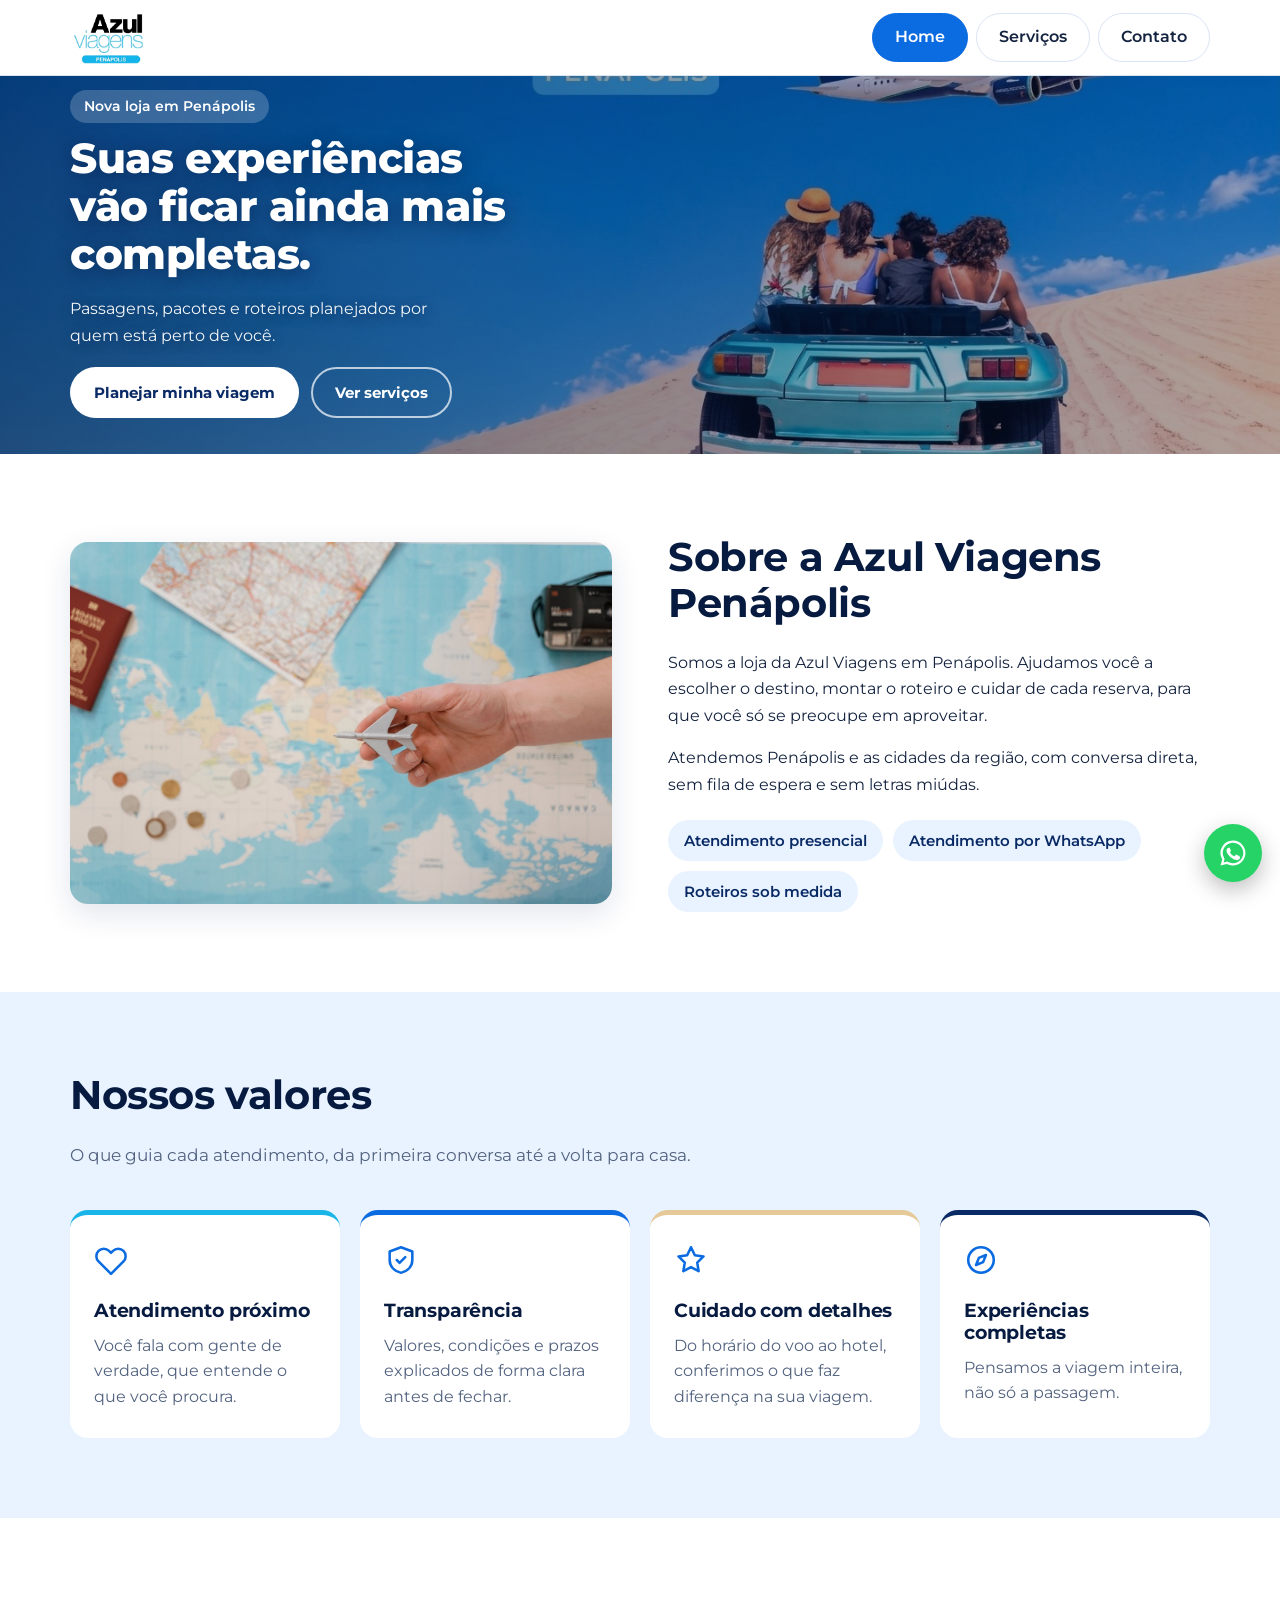
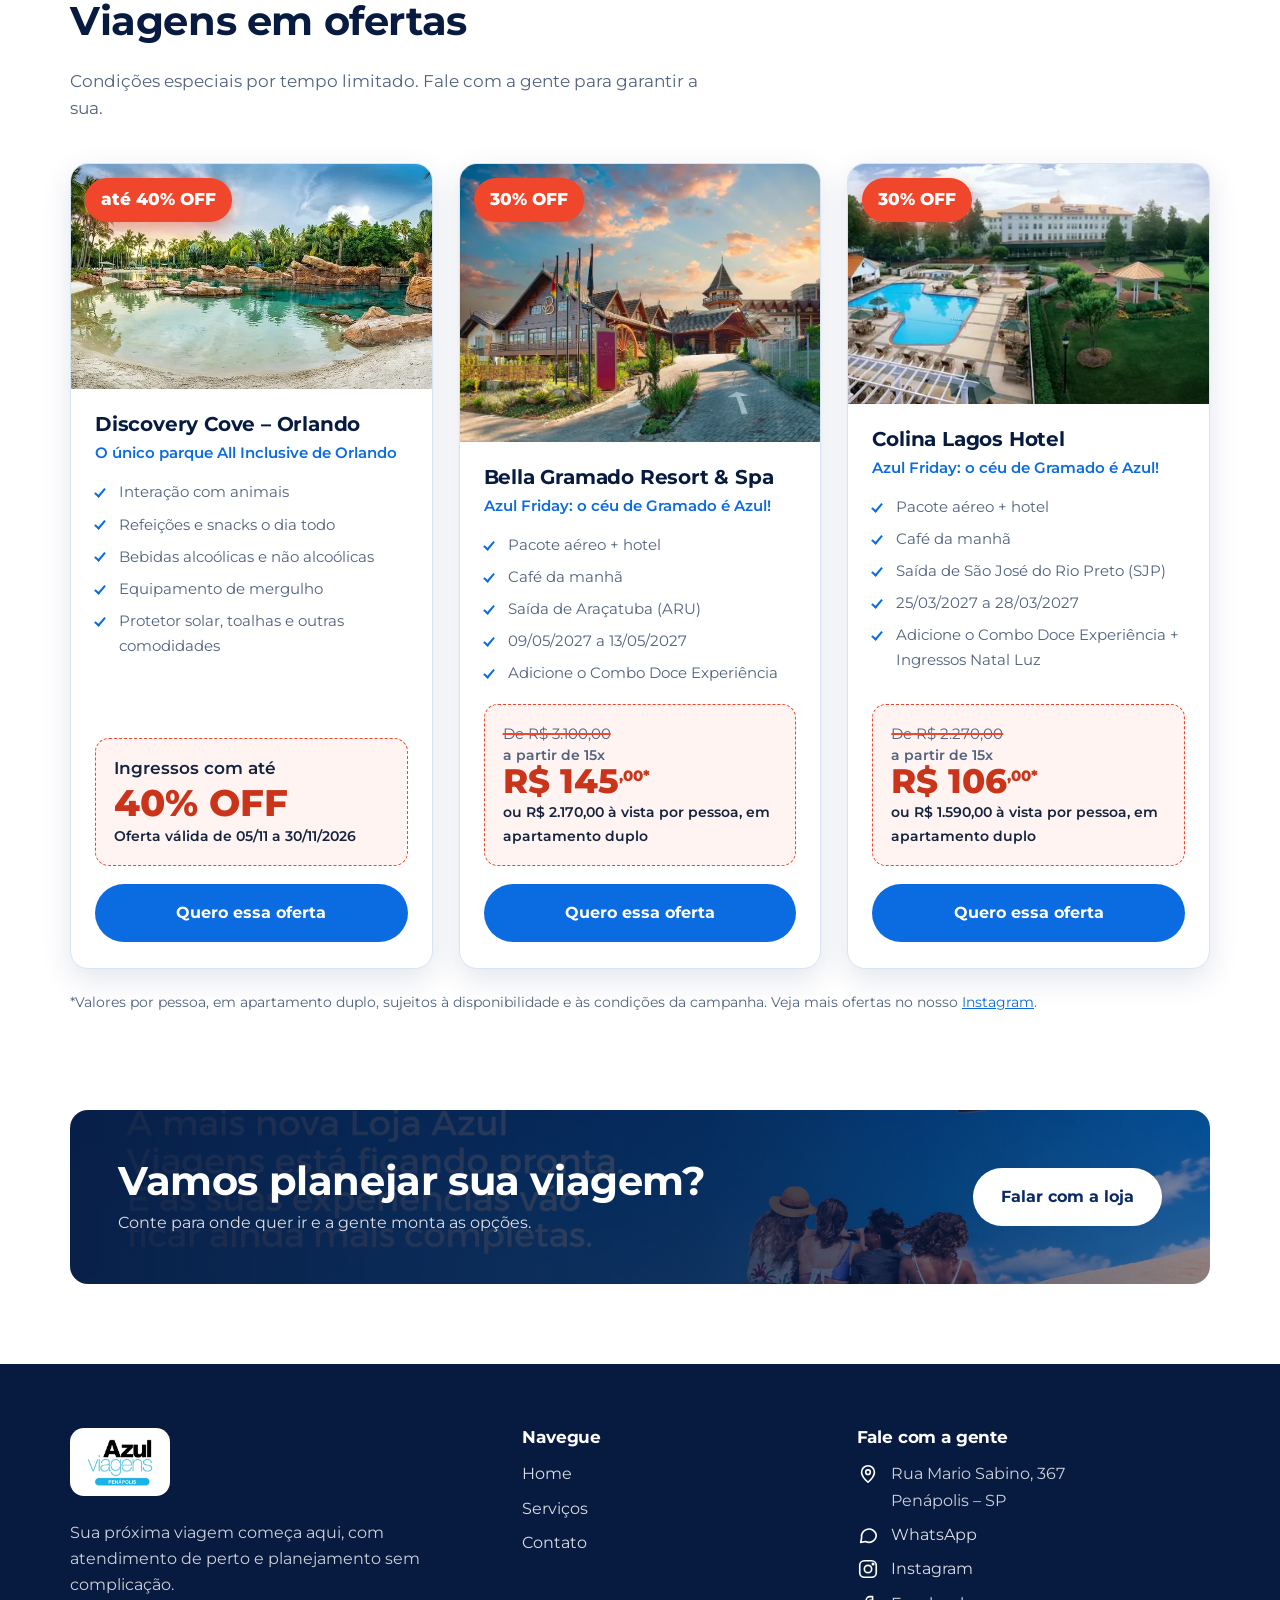
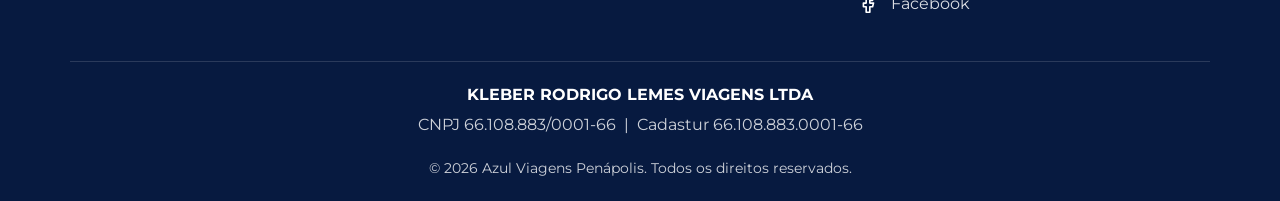
<file: index.html>
<!DOCTYPE html>
<html lang="pt-BR">
<head>
  <meta charset="UTF-8">
  <meta name="viewport" content="width=device-width, initial-scale=1">
  <title>Azul Viagens Penápolis | Sua próxima viagem começa aqui</title>
  <meta name="description" content="Azul Viagens Penápolis: passagens, pacotes, hospedagem e cruzeiros com atendimento próximo. Visite nossa loja na Rua Mario Sabino, 367.">
  <meta name="theme-color" content="#0b6be0">
  <link rel="icon" type="image/png" href="images/logo.png">
  <link rel="preconnect" href="https://fonts.googleapis.com">
  <link rel="preconnect" href="https://fonts.gstatic.com" crossorigin>
  <link href="https://fonts.googleapis.com/css2?family=Montserrat:wght@400;500;600;700;800&display=swap" rel="stylesheet">
  <link rel="stylesheet" href="style.css">
</head>
<body>

  <header class="site-header">
    <div class="container">
      <a class="logo-link" href="index.html" aria-label="Azul Viagens Penápolis — página inicial">
        <img src="images/logo.png" alt="Azul Viagens Penápolis">
      </a>
      <nav class="nav" aria-label="Menu principal">
        <ul class="nav-lista">
          <li><a href="index.html" class="ativo" aria-current="page">Home</a></li>
          <li><a href="servicos.html">Serviços</a></li>
          <li><a href="contato.html">Contato</a></li>
        </ul>
      </nav>
    </div>
  </header>

  <main>
    <section class="hero">
      <img class="hero-bg" src="images/hero.jpg" alt="Amigos em um buggy nas dunas e avião da Azul no céu azul">
      <div class="container">
        <div class="hero-texto">
          <span class="hero-selo">Nova loja em Penápolis</span>
          <h1>Suas experiências vão ficar ainda mais completas.</h1>
          <p class="lead">Passagens, pacotes e roteiros planejados por quem está perto de você.</p>
          <div class="hero-acoes">
            <a class="btn btn-claro" href="#" data-whats="Olá! Quero planejar minha próxima viagem.">Planejar minha viagem</a>
            <a class="btn btn-contorno" href="servicos.html">Ver serviços</a>
          </div>
        </div>
</div>
    </section>

    <section class="secao" id="sobre">
      <div class="container sobre">
        <div class="sobre-imagem">
          <img src="images/sobre.jpg" alt="Mão segurando um avião de brinquedo sobre um mapa-múndi, com passaporte e câmera" loading="lazy">
        </div>
        <div>
          <h2>Sobre a Azul Viagens Penápolis</h2>
          <p>Somos a loja da Azul Viagens em Penápolis. Ajudamos você a escolher o destino, montar o roteiro e cuidar de cada reserva, para que você só se preocupe em aproveitar.</p>
          <p>Atendemos Penápolis e as cidades da região, com conversa direta, sem fila de espera e sem letras miúdas.</p>
          <ul class="sobre-destaques">
            <li>Atendimento presencial</li>
            <li>Atendimento por WhatsApp</li>
            <li>Roteiros sob medida</li>
          </ul>
        </div>
      </div>
    </section>

    <section class="secao secao-ceu" id="valores">
      <div class="container">
        <div class="secao-titulo">
          <h2>Nossos valores</h2>
          <p>O que guia cada atendimento, da primeira conversa até a volta para casa.</p>
        </div>
        <div class="valores">
          <article class="valor"><svg viewBox="0 0 24 24" fill="none" stroke-width="1.8" stroke-linecap="round" stroke-linejoin="round" aria-hidden="true"><path d="M20.8 5.6a5.2 5.2 0 0 0-7.4 0L12 7l-1.4-1.4a5.2 5.2 0 0 0-7.4 7.4L12 21.8l8.8-8.8a5.2 5.2 0 0 0 0-7.4z"/></svg><h3>Atendimento próximo</h3><p>Você fala com gente de verdade, que entende o que você procura.</p></article>
          <article class="valor"><svg viewBox="0 0 24 24" fill="none" stroke-width="1.8" stroke-linecap="round" stroke-linejoin="round" aria-hidden="true"><path d="M12 3l8 3v6c0 4.5-3.2 8-8 9-4.8-1-8-4.5-8-9V6z"/><path d="M9 12l2 2 4-4"/></svg><h3>Transparência</h3><p>Valores, condições e prazos explicados de forma clara antes de fechar.</p></article>
          <article class="valor"><svg viewBox="0 0 24 24" fill="none" stroke-width="1.8" stroke-linecap="round" stroke-linejoin="round" aria-hidden="true"><path d="M12 3l2.7 5.6 6.1.9-4.4 4.3 1 6.1L12 17l-5.4 2.9 1-6.1L3.2 9.5l6.1-.9z"/></svg><h3>Cuidado com detalhes</h3><p>Do horário do voo ao hotel, conferimos o que faz diferença na sua viagem.</p></article>
          <article class="valor"><svg viewBox="0 0 24 24" fill="none" stroke-width="1.8" stroke-linecap="round" stroke-linejoin="round" aria-hidden="true"><circle cx="12" cy="12" r="9"/><path d="M15.5 8.5l-2 5-5 2 2-5z"/></svg><h3>Experiências completas</h3><p>Pensamos a viagem inteira, não só a passagem.</p></article>
        </div>
      </div>
    </section>

    <section class="secao" id="ofertas">
      <div class="container">
        <div class="secao-titulo">
          <h2>Viagens em ofertas</h2>
          <p>Condições especiais por tempo limitado. Fale com a gente para garantir a sua.</p>
        </div>
        <div class="ofertas">

          <article class="oferta">
            <div class="oferta-foto">
              <img src="images/orlando.webp" alt="Lagoa com água cristalina e palmeiras no Discovery Cove, em Orlando" loading="lazy">
              <span class="selo-desconto">até 40% OFF</span>
            </div>
            <div class="oferta-corpo">
              <h3>Discovery Cove – Orlando</h3>
              <p class="oferta-sub">O único parque All Inclusive de Orlando</p>
              <ul class="oferta-lista">
                <li>Interação com animais</li>
                <li>Refeições e snacks o dia todo</li>
                <li>Bebidas alcoólicas e não alcoólicas</li>
                <li>Equipamento de mergulho</li>
                <li>Protetor solar, toalhas e outras comodidades</li>
              </ul>
              <div class="oferta-preco">
                <span class="preco-destaque">Ingressos com até <strong>40% OFF</strong></span>
                <span class="preco-vista">Oferta válida de 05/11 a 30/11/2026</span>
              </div>
              <a class="btn btn-primario" href="#" data-whats="Olá! Quero saber mais sobre a oferta de ingressos do Discovery Cove, em Orlando, com até 40% OFF.">Quero essa oferta</a>
            </div>
          </article>

          <article class="oferta">
            <div class="oferta-foto">
              <img src="images/bela_gramado.webp" alt="Bella Gramado Resort & Spa ao pôr do sol" loading="lazy">
              <span class="selo-desconto">30% OFF</span>
            </div>
            <div class="oferta-corpo">
              <h3>Bella Gramado Resort &amp; Spa</h3>
              <p class="oferta-sub">Azul Friday: o céu de Gramado é Azul!</p>
              <ul class="oferta-lista">
                <li>Pacote aéreo + hotel</li>
                <li>Café da manhã</li>
                <li>Saída de Araçatuba (ARU)</li>
                <li>09/05/2027 a 13/05/2027</li>
                <li>Adicione o Combo Doce Experiência</li>
              </ul>
              <div class="oferta-preco">
                <span class="preco-de">De R$ 3.100,00</span>
                <span class="preco-parcela"><small>a partir de 15x</small> R$ 145<sup>,00*</sup></span>
                <span class="preco-vista">ou R$ 2.170,00 à vista por pessoa, em apartamento duplo</span>
              </div>
              <a class="btn btn-primario" href="#" data-whats="Olá! Quero saber mais sobre o pacote do Bella Gramado Resort & Spa (09/05/2027 a 13/05/2027, saída de Araçatuba) com 30% OFF.">Quero essa oferta</a>
            </div>
          </article>

          <article class="oferta">
            <div class="oferta-foto">
              <img src="images/carolina.webp" alt="Colina Lagos Hotel com piscina e jardins" loading="lazy">
              <span class="selo-desconto">30% OFF</span>
            </div>
            <div class="oferta-corpo">
              <h3>Colina Lagos Hotel</h3>
              <p class="oferta-sub">Azul Friday: o céu de Gramado é Azul!</p>
              <ul class="oferta-lista">
                <li>Pacote aéreo + hotel</li>
                <li>Café da manhã</li>
                <li>Saída de São José do Rio Preto (SJP)</li>
                <li>25/03/2027 a 28/03/2027</li>
                <li>Adicione o Combo Doce Experiência + Ingressos Natal Luz</li>
              </ul>
              <div class="oferta-preco">
                <span class="preco-de">De R$ 2.270,00</span>
                <span class="preco-parcela"><small>a partir de 15x</small> R$ 106<sup>,00*</sup></span>
                <span class="preco-vista">ou R$ 1.590,00 à vista por pessoa, em apartamento duplo</span>
              </div>
              <a class="btn btn-primario" href="#" data-whats="Olá! Quero saber mais sobre o pacote do Colina Lagos Hotel (25/03/2027 a 28/03/2027, saída de São José do Rio Preto) com 30% OFF.">Quero essa oferta</a>
            </div>
          </article>

        </div>
        <p class="ofertas-nota">*Valores por pessoa, em apartamento duplo, sujeitos à disponibilidade e às condições da campanha. Veja mais ofertas no nosso <a href="https://www.instagram.com/azulviagens_penapolis/" target="_blank" rel="noopener">Instagram</a>.</p>
      </div>
    </section>

    <section class="secao" style="padding-top:0">
      <div class="container">
        <div class="chamada chamada-img">
          <div>
            <h2>Vamos planejar sua viagem?</h2>
            <p>Conte para onde quer ir e a gente monta as opções.</p>
          </div>
          <a class="btn btn-claro" href="contato.html">Falar com a loja</a>
        </div>
      </div>
    </section>
  </main>

  <footer class="site-footer">
    <div class="container footer-grid">
      <div>
        <a class="footer-logo" href="index.html" aria-label="Azul Viagens Penápolis">
          <img src="images/logo.png" alt="Azul Viagens Penápolis">
        </a>
        <p>Sua próxima viagem começa aqui, com atendimento de perto e planejamento sem complicação.</p>
      </div>
      <div>
        <h3>Navegue</h3>
        <ul>
          <li><a href="index.html">Home</a></li>
          <li><a href="servicos.html">Serviços</a></li>
          <li><a href="contato.html">Contato</a></li>
        </ul>
      </div>
      <div>
        <h3>Fale com a gente</h3>
        <ul class="footer-contato">
          <li><svg viewBox="0 0 24 24" fill="none" stroke-width="1.8" stroke-linecap="round" stroke-linejoin="round" aria-hidden="true"><path d="M12 21s7-6.2 7-11a7 7 0 0 0-14 0c0 4.8 7 11 7 11z"/><circle cx="12" cy="10" r="2.5"/></svg><span>Rua Mario Sabino, 367<br>Penápolis – SP</span></li>
          <li><svg viewBox="0 0 24 24" fill="none" stroke-width="1.8" stroke-linecap="round" stroke-linejoin="round" aria-hidden="true"><path d="M21 12a8 8 0 0 1-11.6 7.1L4 20l1-4.6A8 8 0 1 1 21 12z"/></svg><a href="#" data-whats="Olá! Gostaria de mais informações sobre viagens.">WhatsApp</a></li>
          <li><svg viewBox="0 0 24 24" fill="none" stroke-width="1.8" stroke-linecap="round" stroke-linejoin="round" aria-hidden="true"><rect x="3" y="3" width="18" height="18" rx="5"/><circle cx="12" cy="12" r="4"/><circle cx="17.5" cy="6.5" r="0.8"/></svg><a href="https://www.instagram.com/azulviagens_penapolis/" target="_blank" rel="noopener">Instagram</a></li>
          <li><svg viewBox="0 0 24 24" fill="none" stroke-width="1.8" stroke-linecap="round" stroke-linejoin="round" aria-hidden="true"><path d="M14 8h3V4h-3a4 4 0 0 0-4 4v3H7v4h3v6h4v-6h3l1-4h-4V8z"/></svg><a href="https://www.facebook.com/share/1EDXpE1Hc5/" target="_blank" rel="noopener">Facebook</a></li>
        </ul>
      </div>
    </div>
    <div class="container footer-legal">
      <p><strong>KLEBER RODRIGO LEMES VIAGENS LTDA</strong></p>
      <p>CNPJ 66.108.883/0001-66 &nbsp;|&nbsp; Cadastur 66.108.883.0001-66</p>
    </div>
    <div class="container footer-base">
      <span>&copy; <span data-ano>2026</span> Azul Viagens Penápolis. Todos os direitos reservados.</span>
    </div>
  </footer>

  <a class="whats-flutuante" href="#" data-whats="Olá! Vim pelo site e gostaria de planejar uma viagem." aria-label="Falar no WhatsApp"><svg viewBox="0 0 24 24" aria-hidden="true"><path d="M12 2a10 10 0 0 0-8.6 15.1L2 22l5-1.3A10 10 0 1 0 12 2zm0 18.2a8.2 8.2 0 0 1-4.2-1.2l-.3-.2-3 .8.8-2.9-.2-.3A8.2 8.2 0 1 1 12 20.2zm4.5-6.1c-.2-.1-1.5-.7-1.7-.8s-.4-.1-.6.1-.6.8-.8 1-.3.2-.5.1a6.7 6.7 0 0 1-3.3-2.9c-.2-.4.2-.4.7-1.3.1-.1 0-.3 0-.4l-.8-1.8c-.2-.5-.4-.4-.6-.4h-.5a1 1 0 0 0-.7.3 3 3 0 0 0-.9 2.2 5.2 5.2 0 0 0 1.1 2.8 11.900 11.900 0 0 0 4.600 4c1.700.7 2.400.8 3.200.700a2.700 2.700 0 0 0 1.800-1.300 2.200 2.200 0 0 0 .2-1.300c-.1-.1-.3-.2-.5-.3z"/></svg></a>

  <script src="script.js"></script>
</body>
</html>
</file>
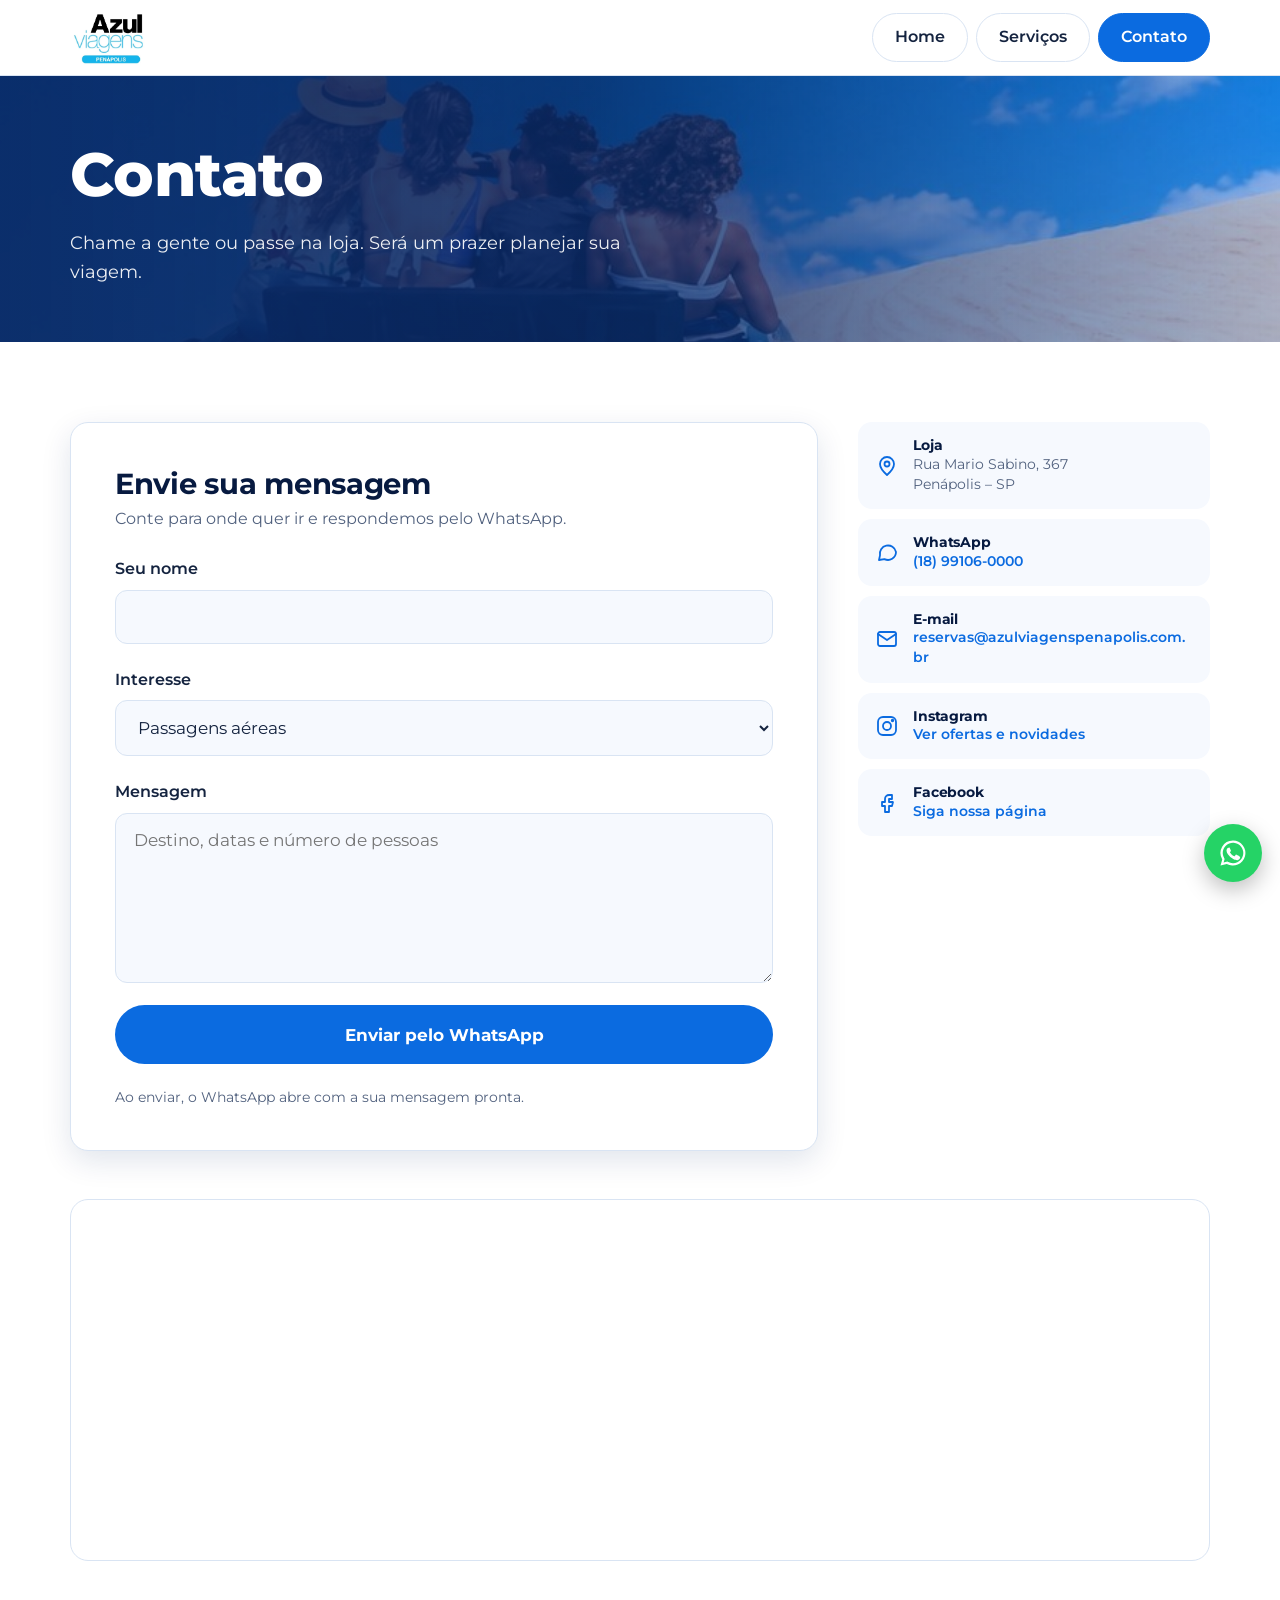
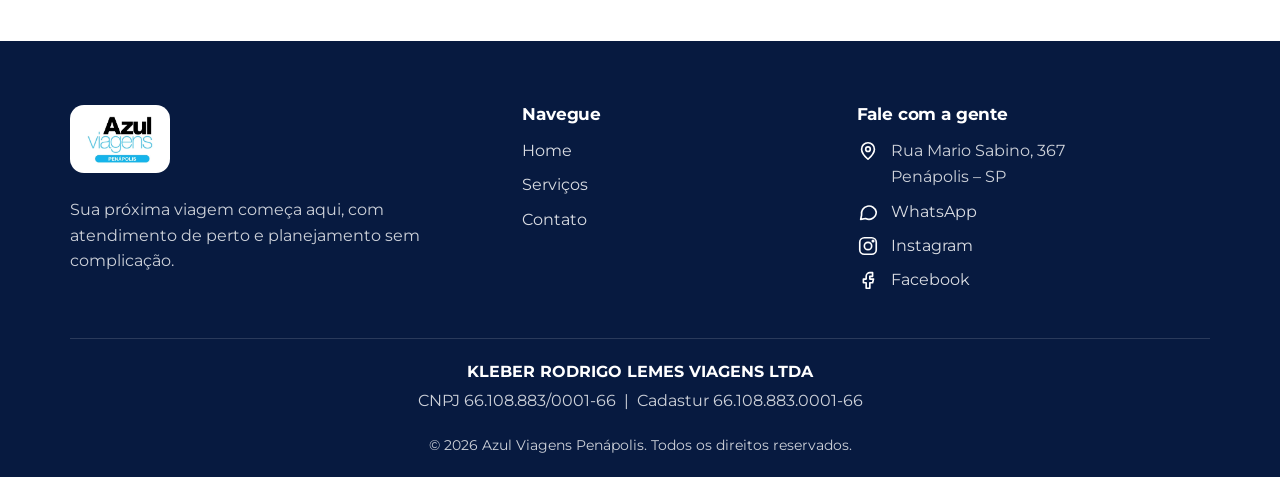
<file: contato.html>
<!DOCTYPE html>
<html lang="pt-BR">
<head>
  <meta charset="UTF-8">
  <meta name="viewport" content="width=device-width, initial-scale=1">
  <title>Contato | Azul Viagens Penápolis</title>
  <meta name="description" content="Fale com a Azul Viagens Penápolis pelo WhatsApp ou visite a loja na Rua Mario Sabino, 367.">
  <meta name="theme-color" content="#0b6be0">
  <link rel="icon" type="image/png" href="images/logo.png">
  <link rel="preconnect" href="https://fonts.googleapis.com">
  <link rel="preconnect" href="https://fonts.gstatic.com" crossorigin>
  <link href="https://fonts.googleapis.com/css2?family=Montserrat:wght@400;500;600;700;800&display=swap" rel="stylesheet">
  <link rel="stylesheet" href="style.css">
</head>
<body>

  <header class="site-header">
    <div class="container">
      <a class="logo-link" href="index.html" aria-label="Azul Viagens Penápolis — página inicial">
        <img src="images/logo.png" alt="Azul Viagens Penápolis">
      </a>
      <nav class="nav" aria-label="Menu principal">
        <ul class="nav-lista">
          <li><a href="index.html">Home</a></li>
          <li><a href="servicos.html">Serviços</a></li>
          <li><a href="contato.html" class="ativo" aria-current="page">Contato</a></li>
        </ul>
      </nav>
    </div>
  </header>

  <main>
    <section class="page-hero page-hero-img">
      <div class="container">
        <h1>Contato</h1>
        <p>Chame a gente ou passe na loja. Será um prazer planejar sua viagem.</p>
      </div>
    </section>

    <section class="secao">
      <div class="container">
        <div class="contato-grid">
          <form class="formulario" id="form-contato">
            <div class="form-cab"><h2>Envie sua mensagem</h2><p>Conte para onde quer ir e respondemos pelo WhatsApp.</p></div>
            <div class="campo">
              <label for="nome">Seu nome</label>
              <input type="text" id="nome" name="nome" required autocomplete="name">
            </div>
            <div class="campo">
              <label for="interesse">Interesse</label>
              <select id="interesse" name="interesse">
                <option>Passagens aéreas</option>
                <option>Pacotes de viagem</option>
                <option>Hospedagem</option>
                <option>Cruzeiros</option>
                <option>Seguro viagem</option>
                <option>Outro assunto</option>
              </select>
            </div>
            <div class="campo">
              <label for="mensagem">Mensagem</label>
              <textarea id="mensagem" name="mensagem" placeholder="Destino, datas e número de pessoas"></textarea>
            </div>
            <button class="btn btn-primario" type="submit">Enviar pelo WhatsApp</button>
            <p class="form-aviso">Ao enviar, o WhatsApp abre com a sua mensagem pronta.</p>
          </form>

          <div class="contato-cartoes">
            <div class="cartao-contato"><svg viewBox="0 0 24 24" fill="none" stroke-width="1.8" stroke-linecap="round" stroke-linejoin="round" aria-hidden="true"><path d="M12 21s7-6.2 7-11a7 7 0 0 0-14 0c0 4.8 7 11 7 11z"/><circle cx="12" cy="10" r="2.5"/></svg><div><h3>Loja</h3><p>Rua Mario Sabino, 367<br>Penápolis – SP</p></div></div>
            <div class="cartao-contato"><svg viewBox="0 0 24 24" fill="none" stroke-width="1.8" stroke-linecap="round" stroke-linejoin="round" aria-hidden="true"><path d="M21 12a8 8 0 0 1-11.6 7.1L4 20l1-4.6A8 8 0 1 1 21 12z"/></svg><div><h3>WhatsApp</h3><p><a href="#" data-whats="Olá! Gostaria de mais informações sobre viagens.">(18) 99106-0000</a></p></div></div>
            <div class="cartao-contato"><svg viewBox="0 0 24 24" fill="none" stroke-width="1.8" stroke-linecap="round" stroke-linejoin="round" aria-hidden="true"><rect x="3" y="5" width="18" height="14" rx="2"/><path d="M3 7l9 6 9-6"/></svg><div><h3>E-mail</h3><p><a href="mailto:reservas@azulviagenspenapolis.com.br">reservas@azulviagenspenapolis.com.br</a></p></div></div>
            <div class="cartao-contato"><svg viewBox="0 0 24 24" fill="none" stroke-width="1.8" stroke-linecap="round" stroke-linejoin="round" aria-hidden="true"><rect x="3" y="3" width="18" height="18" rx="5"/><circle cx="12" cy="12" r="4"/><circle cx="17.5" cy="6.5" r="0.8"/></svg><div><h3>Instagram</h3><p><a href="https://www.instagram.com/azulviagens_penapolis/" target="_blank" rel="noopener">Ver ofertas e novidades</a></p></div></div>
            <div class="cartao-contato"><svg viewBox="0 0 24 24" fill="none" stroke-width="1.8" stroke-linecap="round" stroke-linejoin="round" aria-hidden="true"><path d="M14 8h3V4h-3a4 4 0 0 0-4 4v3H7v4h3v6h4v-6h3l1-4h-4V8z"/></svg><div><h3>Facebook</h3><p><a href="https://www.facebook.com/share/1EDXpE1Hc5/" target="_blank" rel="noopener">Siga nossa página</a></p></div></div>
          </div>
        </div>

        <div class="mapa">
          <iframe src="https://www.google.com/maps?q=Rua+Mario+Sabino,+367,+Pen%C3%A1polis,+SP&output=embed" title="Mapa da loja Azul Viagens Penápolis" loading="lazy" referrerpolicy="no-referrer-when-downgrade"></iframe>
        </div>
      </div>
    </section>
  </main>

  <footer class="site-footer">
    <div class="container footer-grid">
      <div>
        <a class="footer-logo" href="index.html" aria-label="Azul Viagens Penápolis">
          <img src="images/logo.png" alt="Azul Viagens Penápolis">
        </a>
        <p>Sua próxima viagem começa aqui, com atendimento de perto e planejamento sem complicação.</p>
      </div>
      <div>
        <h3>Navegue</h3>
        <ul>
          <li><a href="index.html">Home</a></li>
          <li><a href="servicos.html">Serviços</a></li>
          <li><a href="contato.html">Contato</a></li>
        </ul>
      </div>
      <div>
        <h3>Fale com a gente</h3>
        <ul class="footer-contato">
          <li><svg viewBox="0 0 24 24" fill="none" stroke-width="1.8" stroke-linecap="round" stroke-linejoin="round" aria-hidden="true"><path d="M12 21s7-6.2 7-11a7 7 0 0 0-14 0c0 4.8 7 11 7 11z"/><circle cx="12" cy="10" r="2.5"/></svg><span>Rua Mario Sabino, 367<br>Penápolis – SP</span></li>
          <li><svg viewBox="0 0 24 24" fill="none" stroke-width="1.8" stroke-linecap="round" stroke-linejoin="round" aria-hidden="true"><path d="M21 12a8 8 0 0 1-11.6 7.1L4 20l1-4.6A8 8 0 1 1 21 12z"/></svg><a href="#" data-whats="Olá! Gostaria de mais informações sobre viagens.">WhatsApp</a></li>
          <li><svg viewBox="0 0 24 24" fill="none" stroke-width="1.8" stroke-linecap="round" stroke-linejoin="round" aria-hidden="true"><rect x="3" y="3" width="18" height="18" rx="5"/><circle cx="12" cy="12" r="4"/><circle cx="17.5" cy="6.5" r="0.8"/></svg><a href="https://www.instagram.com/azulviagens_penapolis/" target="_blank" rel="noopener">Instagram</a></li>
          <li><svg viewBox="0 0 24 24" fill="none" stroke-width="1.8" stroke-linecap="round" stroke-linejoin="round" aria-hidden="true"><path d="M14 8h3V4h-3a4 4 0 0 0-4 4v3H7v4h3v6h4v-6h3l1-4h-4V8z"/></svg><a href="https://www.facebook.com/share/1EDXpE1Hc5/" target="_blank" rel="noopener">Facebook</a></li>
        </ul>
      </div>
    </div>
    <div class="container footer-legal">
      <p><strong>KLEBER RODRIGO LEMES VIAGENS LTDA</strong></p>
      <p>CNPJ 66.108.883/0001-66 &nbsp;|&nbsp; Cadastur 66.108.883.0001-66</p>
    </div>
    <div class="container footer-base">
      <span>&copy; <span data-ano>2026</span> Azul Viagens Penápolis. Todos os direitos reservados.</span>
    </div>
  </footer>

  <a class="whats-flutuante" href="#" data-whats="Olá! Vim pelo site e gostaria de planejar uma viagem." aria-label="Falar no WhatsApp"><svg viewBox="0 0 24 24" aria-hidden="true"><path d="M12 2a10 10 0 0 0-8.6 15.1L2 22l5-1.3A10 10 0 1 0 12 2zm0 18.2a8.2 8.2 0 0 1-4.2-1.2l-.3-.2-3 .8.8-2.9-.2-.3A8.2 8.2 0 1 1 12 20.2zm4.5-6.1c-.2-.1-1.5-.7-1.7-.8s-.4-.1-.6.1-.6.8-.8 1-.3.2-.5.1a6.7 6.7 0 0 1-3.3-2.9c-.2-.4.2-.4.7-1.3.1-.1 0-.3 0-.4l-.8-1.8c-.2-.5-.4-.4-.6-.4h-.5a1 1 0 0 0-.7.3 3 3 0 0 0-.9 2.2 5.2 5.2 0 0 0 1.1 2.8 11.900 11.900 0 0 0 4.600 4c1.700.7 2.400.8 3.200.700a2.700 2.700 0 0 0 1.800-1.300 2.200 2.200 0 0 0 .2-1.300c-.1-.1-.3-.2-.5-.3z"/></svg></a>

  <script src="script.js"></script>
</body>
</html>
</file>
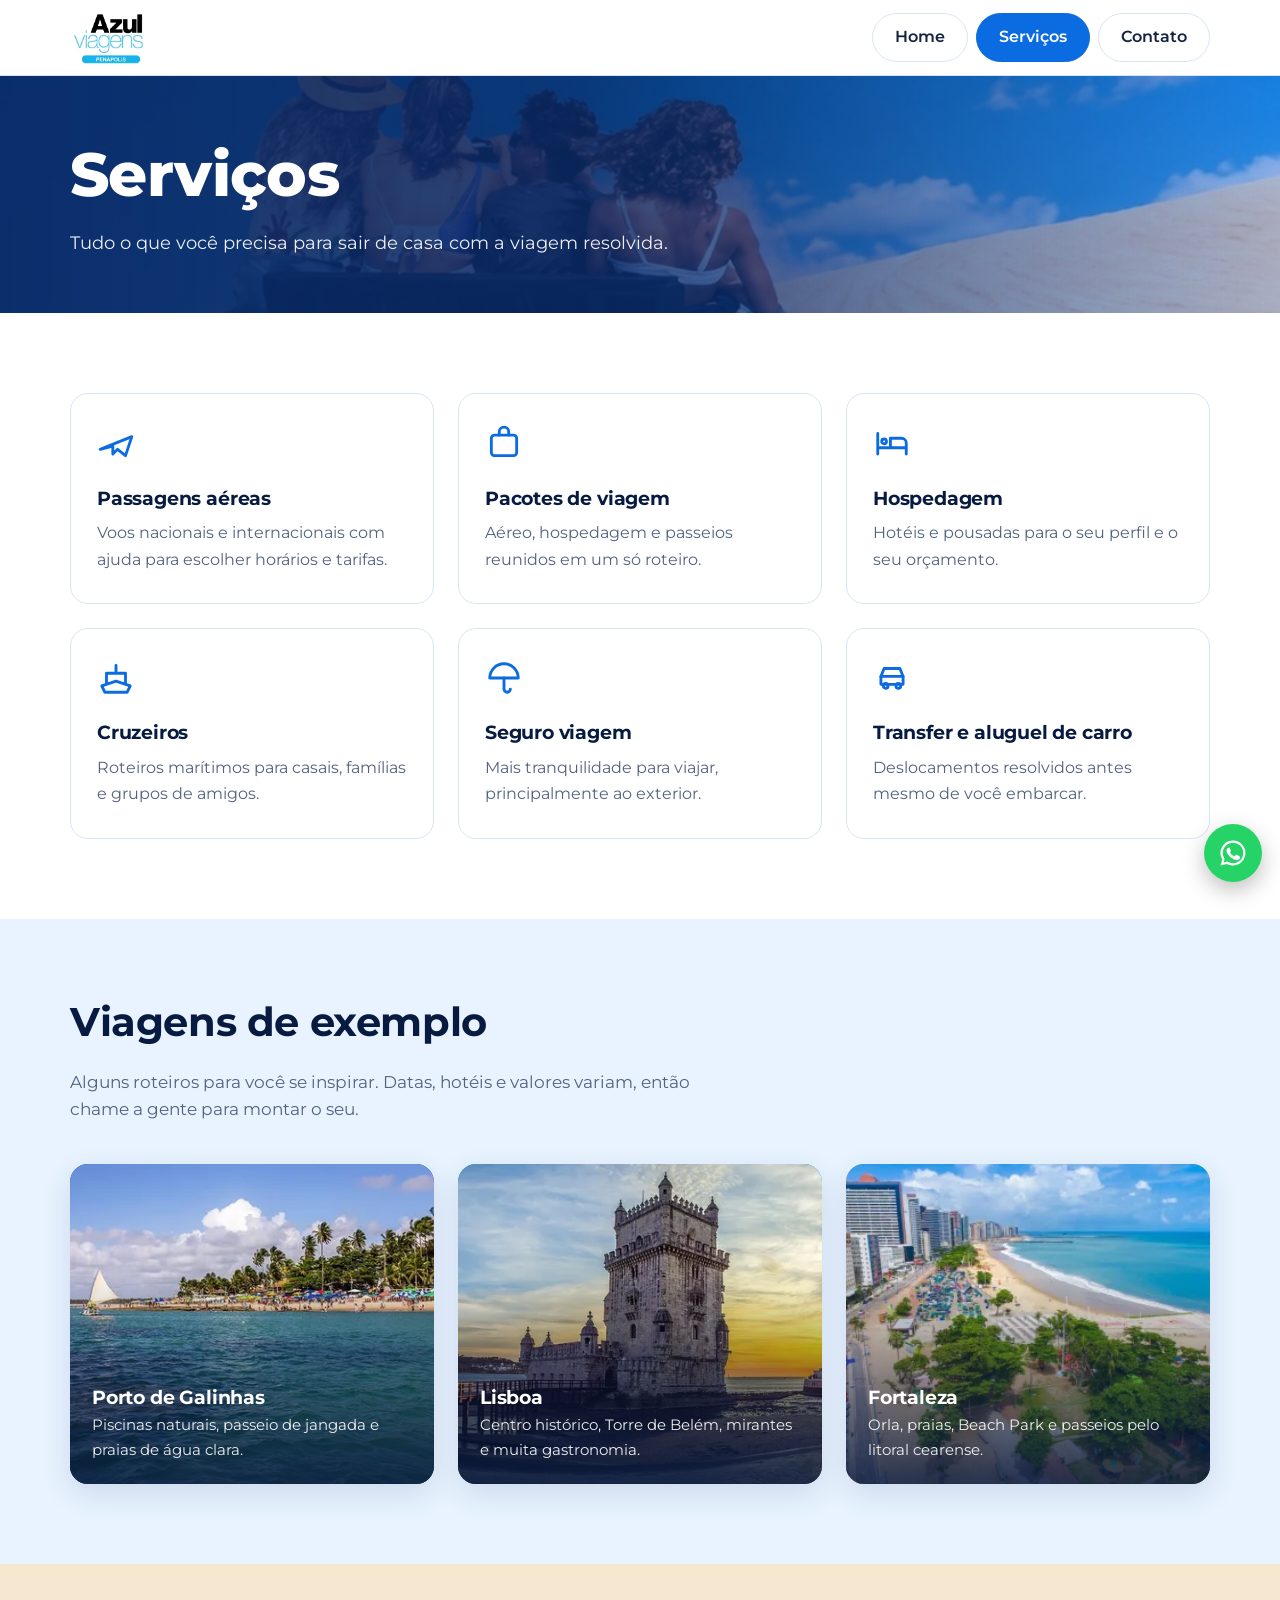
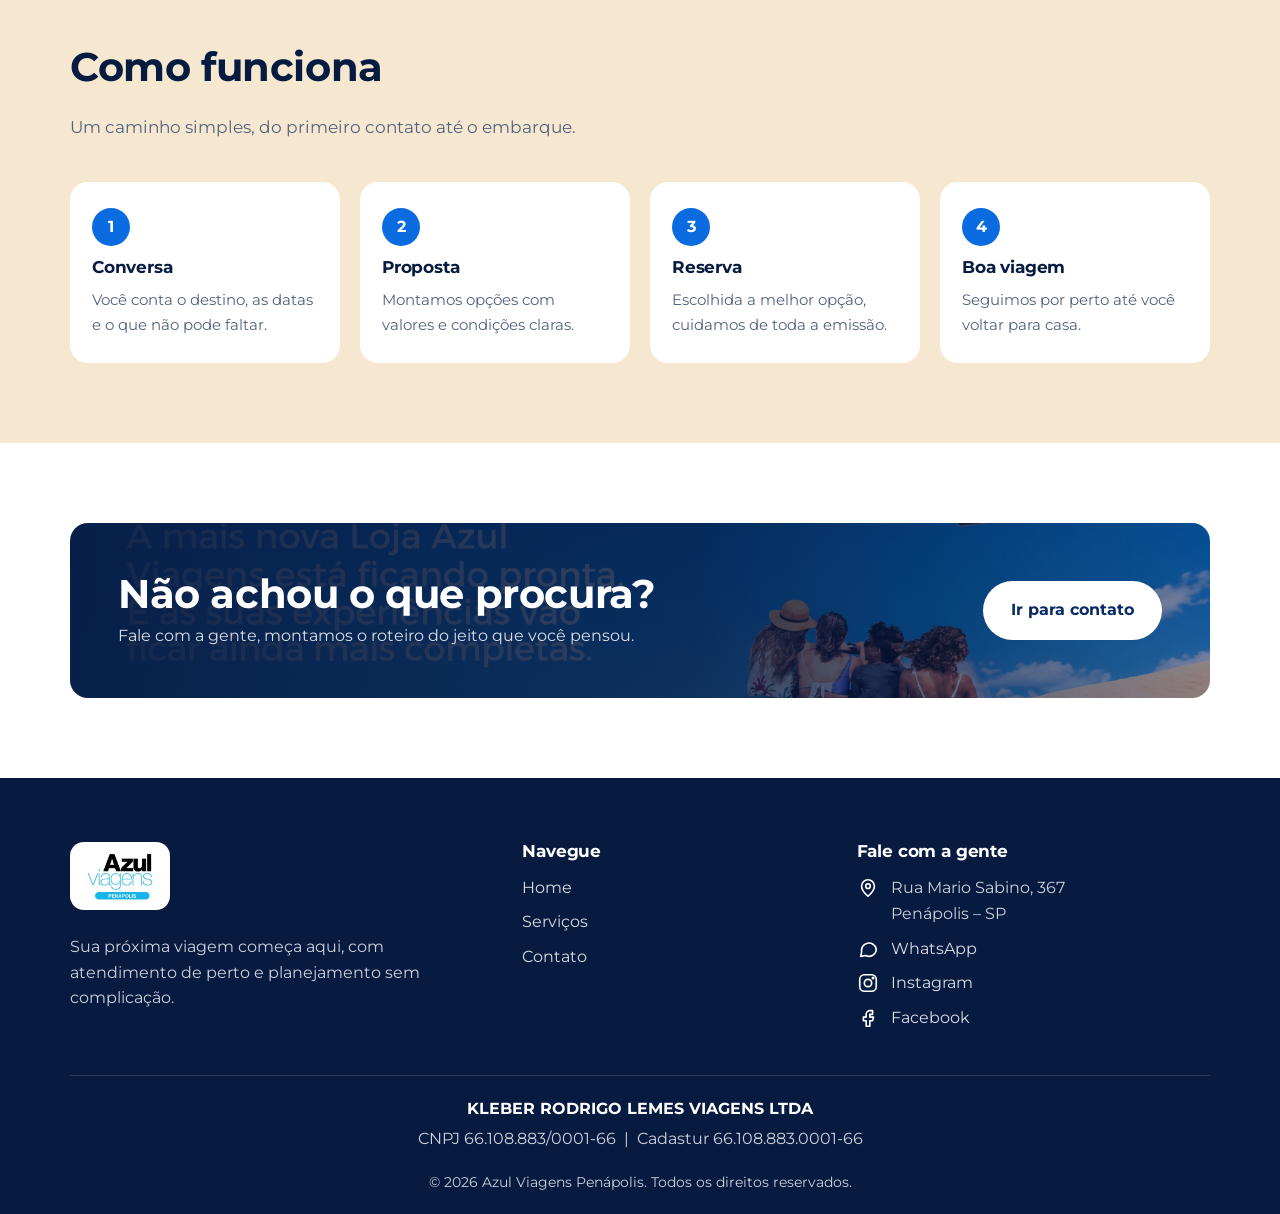
<file: servicos.html>
<!DOCTYPE html>
<html lang="pt-BR">
<head>
  <meta charset="UTF-8">
  <meta name="viewport" content="width=device-width, initial-scale=1">
  <title>Serviços | Azul Viagens Penápolis</title>
  <meta name="description" content="Passagens aéreas, pacotes, hospedagem, cruzeiros, seguro viagem e transfer na Azul Viagens Penápolis.">
  <meta name="theme-color" content="#0b6be0">
  <link rel="icon" type="image/png" href="images/logo.png">
  <link rel="preconnect" href="https://fonts.googleapis.com">
  <link rel="preconnect" href="https://fonts.gstatic.com" crossorigin>
  <link href="https://fonts.googleapis.com/css2?family=Montserrat:wght@400;500;600;700;800&display=swap" rel="stylesheet">
  <link rel="stylesheet" href="style.css">
</head>
<body>

  <header class="site-header">
    <div class="container">
      <a class="logo-link" href="index.html" aria-label="Azul Viagens Penápolis — página inicial">
        <img src="images/logo.png" alt="Azul Viagens Penápolis">
      </a>
      <nav class="nav" aria-label="Menu principal">
        <ul class="nav-lista">
          <li><a href="index.html">Home</a></li>
          <li><a href="servicos.html" class="ativo" aria-current="page">Serviços</a></li>
          <li><a href="contato.html">Contato</a></li>
        </ul>
      </nav>
    </div>
  </header>

  <main>
    <section class="page-hero page-hero-img">
      <div class="container">
        <h1>Serviços</h1>
        <p>Tudo o que você precisa para sair de casa com a viagem resolvida.</p>
      </div>
    </section>

    <section class="secao">
      <div class="container">
        <div class="servicos">
        <article class="servico"><svg viewBox="0 0 24 24" fill="none" stroke-width="1.8" stroke-linecap="round" stroke-linejoin="round" aria-hidden="true"><path d="M2 16l20-8-4 12-5-4-3 3v-5z"/></svg><h3>Passagens aéreas</h3><p>Voos nacionais e internacionais com ajuda para escolher horários e tarifas.</p></article>
        <article class="servico"><svg viewBox="0 0 24 24" fill="none" stroke-width="1.8" stroke-linecap="round" stroke-linejoin="round" aria-hidden="true"><rect x="4" y="7" width="16" height="13" rx="2"/><path d="M9 7V5a3 3 0 0 1 6 0v2"/></svg><h3>Pacotes de viagem</h3><p>Aéreo, hospedagem e passeios reunidos em um só roteiro.</p></article>
        <article class="servico"><svg viewBox="0 0 24 24" fill="none" stroke-width="1.8" stroke-linecap="round" stroke-linejoin="round" aria-hidden="true"><path d="M3 19V6M3 15h18v4M21 15v-3a3 3 0 0 0-3-3h-7v6"/><circle cx="7" cy="11" r="1.5"/></svg><h3>Hospedagem</h3><p>Hotéis e pousadas para o seu perfil e o seu orçamento.</p></article>
        <article class="servico"><svg viewBox="0 0 24 24" fill="none" stroke-width="1.8" stroke-linecap="round" stroke-linejoin="round" aria-hidden="true"><path d="M3 17l2 4h14l2-4-9-3z"/><path d="M6 15V9h12v6M12 9V4"/></svg><h3>Cruzeiros</h3><p>Roteiros marítimos para casais, famílias e grupos de amigos.</p></article>
        <article class="servico"><svg viewBox="0 0 24 24" fill="none" stroke-width="1.8" stroke-linecap="round" stroke-linejoin="round" aria-hidden="true"><path d="M3 12a9 9 0 0 1 18 0z"/><path d="M12 12v7a2 2 0 0 0 4 0"/></svg><h3>Seguro viagem</h3><p>Mais tranquilidade para viajar, principalmente ao exterior.</p></article>
        <article class="servico"><svg viewBox="0 0 24 24" fill="none" stroke-width="1.8" stroke-linecap="round" stroke-linejoin="round" aria-hidden="true"><path d="M5 16V11l2-5h10l2 5v5z"/><path d="M5 11h14"/><circle cx="8" cy="17" r="1.5"/><circle cx="16" cy="17" r="1.5"/></svg><h3>Transfer e aluguel de carro</h3><p>Deslocamentos resolvidos antes mesmo de você embarcar.</p></article>
        </div>
      </div>
    </section>

    <section class="secao secao-ceu" id="viagens">
      <div class="container">
        <div class="secao-titulo">
          <h2>Viagens de exemplo</h2>
          <p>Alguns roteiros para você se inspirar. Datas, hotéis e valores variam, então chame a gente para montar o seu.</p>
        </div>
        <div class="destinos">
          <a class="destino" href="#" data-whats="Olá! Tenho interesse em viajar para Porto de Galinhas.">
            <img src="images/portodegalinhas.webp" data-f="https://upload.wikimedia.org/wikipedia/commons/thumb/a/a6/Porto_de_Galinhas_piscinas_naturais.jpg/640px-Porto_de_Galinhas_piscinas_naturais.jpg" alt="Porto de Galinhas" loading="lazy" referrerpolicy="no-referrer" onerror="if(this.dataset.f){this.src=this.dataset.f;this.dataset.f=''}else{this.remove()}">
            <div class="destino-info"><h3>Porto de Galinhas</h3><p>Piscinas naturais, passeio de jangada e praias de água clara.</p></div>
          </a>
          <a class="destino" href="#" data-whats="Olá! Tenho interesse em viajar para Lisboa.">
            <img src="images/lisboa.webp" data-f="https://upload.wikimedia.org/wikipedia/commons/thumb/8/84/VistadeLisboa0341.jpg/640px-VistadeLisboa0341.jpg" alt="Lisboa" loading="lazy" referrerpolicy="no-referrer" onerror="if(this.dataset.f){this.src=this.dataset.f;this.dataset.f=''}else{this.remove()}">
            <div class="destino-info"><h3>Lisboa</h3><p>Centro histórico, Torre de Belém, mirantes e muita gastronomia.</p></div>
          </a>
          <a class="destino" href="#" data-whats="Olá! Tenho interesse em viajar para Fortaleza.">
            <img src="images/fortaleza.webp" data-f="https://upload.wikimedia.org/wikipedia/commons/thumb/7/73/Fortaleza%2C_Brazil_%284%29_%28cropped%29.jpg/640px-Fortaleza%2C_Brazil_%284%29_%28cropped%29.jpg" alt="Fortaleza" loading="lazy" referrerpolicy="no-referrer" onerror="if(this.dataset.f){this.src=this.dataset.f;this.dataset.f=''}else{this.remove()}">
            <div class="destino-info"><h3>Fortaleza</h3><p>Orla, praias, Beach Park e passeios pelo litoral cearense.</p></div>
          </a>
        </div>
      </div>
    </section>

    <section class="secao secao-areia">
      <div class="container">
        <div class="secao-titulo">
          <h2>Como funciona</h2>
          <p>Um caminho simples, do primeiro contato até o embarque.</p>
        </div>
        <ol class="passos">
          <li><h3>Conversa</h3><p>Você conta o destino, as datas e o que não pode faltar.</p></li>
          <li><h3>Proposta</h3><p>Montamos opções com valores e condições claras.</p></li>
          <li><h3>Reserva</h3><p>Escolhida a melhor opção, cuidamos de toda a emissão.</p></li>
          <li><h3>Boa viagem</h3><p>Seguimos por perto até você voltar para casa.</p></li>
        </ol>
      </div>
    </section>

    <section class="secao">
      <div class="container">
        <div class="chamada chamada-img">
          <div>
            <h2>Não achou o que procura?</h2>
            <p>Fale com a gente, montamos o roteiro do jeito que você pensou.</p>
          </div>
          <a class="btn btn-claro" href="contato.html">Ir para contato</a>
        </div>
      </div>
    </section>
  </main>

  <footer class="site-footer">
    <div class="container footer-grid">
      <div>
        <a class="footer-logo" href="index.html" aria-label="Azul Viagens Penápolis">
          <img src="images/logo.png" alt="Azul Viagens Penápolis">
        </a>
        <p>Sua próxima viagem começa aqui, com atendimento de perto e planejamento sem complicação.</p>
      </div>
      <div>
        <h3>Navegue</h3>
        <ul>
          <li><a href="index.html">Home</a></li>
          <li><a href="servicos.html">Serviços</a></li>
          <li><a href="contato.html">Contato</a></li>
        </ul>
      </div>
      <div>
        <h3>Fale com a gente</h3>
        <ul class="footer-contato">
          <li><svg viewBox="0 0 24 24" fill="none" stroke-width="1.8" stroke-linecap="round" stroke-linejoin="round" aria-hidden="true"><path d="M12 21s7-6.2 7-11a7 7 0 0 0-14 0c0 4.8 7 11 7 11z"/><circle cx="12" cy="10" r="2.5"/></svg><span>Rua Mario Sabino, 367<br>Penápolis – SP</span></li>
          <li><svg viewBox="0 0 24 24" fill="none" stroke-width="1.8" stroke-linecap="round" stroke-linejoin="round" aria-hidden="true"><path d="M21 12a8 8 0 0 1-11.6 7.1L4 20l1-4.6A8 8 0 1 1 21 12z"/></svg><a href="#" data-whats="Olá! Gostaria de mais informações sobre viagens.">WhatsApp</a></li>
          <li><svg viewBox="0 0 24 24" fill="none" stroke-width="1.8" stroke-linecap="round" stroke-linejoin="round" aria-hidden="true"><rect x="3" y="3" width="18" height="18" rx="5"/><circle cx="12" cy="12" r="4"/><circle cx="17.5" cy="6.5" r="0.8"/></svg><a href="https://www.instagram.com/azulviagens_penapolis/" target="_blank" rel="noopener">Instagram</a></li>
          <li><svg viewBox="0 0 24 24" fill="none" stroke-width="1.8" stroke-linecap="round" stroke-linejoin="round" aria-hidden="true"><path d="M14 8h3V4h-3a4 4 0 0 0-4 4v3H7v4h3v6h4v-6h3l1-4h-4V8z"/></svg><a href="https://www.facebook.com/share/1EDXpE1Hc5/" target="_blank" rel="noopener">Facebook</a></li>
        </ul>
      </div>
    </div>
    <div class="container footer-legal">
      <p><strong>KLEBER RODRIGO LEMES VIAGENS LTDA</strong></p>
      <p>CNPJ 66.108.883/0001-66 &nbsp;|&nbsp; Cadastur 66.108.883.0001-66</p>
    </div>
    <div class="container footer-base">
      <span>&copy; <span data-ano>2026</span> Azul Viagens Penápolis. Todos os direitos reservados.</span>
    </div>
  </footer>

  <a class="whats-flutuante" href="#" data-whats="Olá! Vim pelo site e gostaria de planejar uma viagem." aria-label="Falar no WhatsApp"><svg viewBox="0 0 24 24" aria-hidden="true"><path d="M12 2a10 10 0 0 0-8.6 15.1L2 22l5-1.3A10 10 0 1 0 12 2zm0 18.2a8.2 8.2 0 0 1-4.2-1.2l-.3-.2-3 .8.8-2.9-.2-.3A8.2 8.2 0 1 1 12 20.2zm4.5-6.1c-.2-.1-1.5-.7-1.7-.8s-.4-.1-.6.1-.6.8-.8 1-.3.2-.5.1a6.7 6.7 0 0 1-3.3-2.9c-.2-.4.2-.4.7-1.3.1-.1 0-.3 0-.4l-.8-1.8c-.2-.5-.4-.4-.6-.4h-.5a1 1 0 0 0-.7.3 3 3 0 0 0-.9 2.2 5.2 5.2 0 0 0 1.1 2.8 11.900 11.900 0 0 0 4.600 4c1.700.7 2.400.8 3.200.700a2.700 2.700 0 0 0 1.800-1.300 2.200 2.200 0 0 0 .2-1.300c-.1-.1-.3-.2-.5-.3z"/></svg></a>

  <script src="script.js"></script>
</body>
</html>
</file>
<file: style.css>
/* =========================================================
   Azul Viagens Penápolis — style.css
   Paleta: céu do banner + areia das dunas
   ========================================================= */

:root {
  --azul: #0b6be0;
  --azul-escuro: #0a2a66;
  --marinho: #071a40;
  --ciano: #19b4e8;
  --ceu: #e8f3ff;
  --areia: #f6e8d0;
  --areia-escura: #e6c999;
  --texto: #14233f;
  --texto-suave: #52627f;
  --branco: #ffffff;
  --linha: #d9e4f3;
  --raio: 18px;
  --raio-pequeno: 10px;
  --sombra: 0 10px 30px rgba(10, 42, 102, 0.12);
  --altura-header: 76px;
  --fonte: "Montserrat", "Segoe UI", Roboto, Helvetica, Arial, sans-serif;
}

*,
*::before,
*::after { box-sizing: border-box; }

html { scroll-behavior: smooth; scroll-padding-top: calc(var(--altura-header) + 12px); }

body {
  margin: 0;
  font-family: var(--fonte);
  color: var(--texto);
  background: var(--branco);
  line-height: 1.65;
  -webkit-font-smoothing: antialiased;
}

img { max-width: 100%; display: block; }
a { color: var(--azul); }
h1, h2, h3 { line-height: 1.15; margin: 0 0 0.6em; color: var(--marinho); letter-spacing: -0.01em; }
h1 { font-size: clamp(2.2rem, 5.2vw, 3.8rem); font-weight: 800; }
h2 { font-size: clamp(1.7rem, 3.4vw, 2.5rem); font-weight: 700; }
h3 { font-size: 1.2rem; font-weight: 700; }
p { margin: 0 0 1em; }

:focus-visible { outline: 3px solid var(--ciano); outline-offset: 3px; border-radius: 4px; }

.container { width: min(1140px, 92%); margin-inline: auto; }
.sr-only {
  position: absolute; width: 1px; height: 1px; overflow: hidden;
  clip: rect(0 0 0 0); white-space: nowrap;
}

/* ---------- Cabeçalho ---------- */
.site-header {
  position: sticky; top: 0; z-index: 50;
  height: var(--altura-header);
  background: var(--branco);
  border-bottom: 1px solid var(--linha);
}
.site-header .container {
  height: 100%;
  display: flex; align-items: center; justify-content: space-between;
}
.logo-link { display: inline-flex; align-items: center; }
.logo-link img { height: 56px; width: auto; }



/* ---------- Botões ---------- */
.btn {
  display: inline-flex; align-items: center; justify-content: center; gap: 8px;
  padding: 14px 26px; border-radius: 999px; border: 2px solid transparent;
  font-family: inherit; font-size: 1rem; font-weight: 700; text-decoration: none; cursor: pointer;
  transition: transform 0.2s, background 0.2s, color 0.2s, border-color 0.2s;
}
.btn:hover { transform: translateY(-2px); }
.btn-primario { background: var(--azul); color: var(--branco); }
.btn-primario:hover { background: var(--azul-escuro); }
.btn-claro { background: var(--branco); color: var(--azul-escuro); }
.btn-claro:hover { background: var(--ceu); }
.btn-contorno { background: transparent; color: var(--branco); border-color: rgba(255, 255, 255, 0.7); }
.btn-contorno:hover { background: rgba(255, 255, 255, 0.12); }

/* ---------- Hero ---------- */
.hero {
  position: relative; overflow: hidden;
  background: linear-gradient(180deg, #0b6be0 0%, #2c93f0 70%, #6db8f7 100%);
  color: var(--branco);
  padding: 56px 0 0;
}
.hero .container {
  display: grid; gap: 36px; align-items: center;
  grid-template-columns: 1.05fr 0.95fr;
}
.hero h1 { color: var(--branco); }
.hero p.lead { font-size: 1.15rem; max-width: 34ch; opacity: 0.95; }
.hero-acoes { display: flex; flex-wrap: wrap; gap: 12px; margin-top: 26px; }
.hero-texto { padding-bottom: 56px; }
.hero-imagem {
  align-self: end;
  border-radius: var(--raio) var(--raio) 0 0;
  overflow: hidden;
  box-shadow: 0 -6px 40px rgba(7, 26, 64, 0.25);
}
.hero-imagem img { width: 100%; height: auto; }
.hero-selo {
  display: inline-block; margin-bottom: 18px; padding: 6px 16px; border-radius: 999px;
  background: rgba(255, 255, 255, 0.2); font-weight: 600; font-size: 0.95rem;
}

/* Cabeçalho de páginas internas */
.page-hero {
  background: linear-gradient(135deg, var(--azul) 0%, var(--azul-escuro) 100%);
  color: var(--branco); padding: 64px 0 56px;
}
.page-hero h1 { color: var(--branco); margin-bottom: 0.3em; }
.page-hero p { max-width: 52ch; font-size: 1.1rem; opacity: 0.92; margin: 0; }

/* ---------- Seções ---------- */
.secao { padding: 80px 0; }
.secao-ceu { background: var(--ceu); }
.secao-areia { background: var(--areia); }
.secao-titulo { max-width: 60ch; margin-bottom: 40px; }
.secao-titulo p { color: var(--texto-suave); font-size: 1.05rem; }

/* Sobre */
.sobre { display: grid; grid-template-columns: 1fr 1fr; gap: 56px; align-items: center; }
.sobre-imagem { border-radius: var(--raio); overflow: hidden; box-shadow: var(--sombra); }
.sobre-imagem img { width: 100%; height: auto; }
.sobre-destaques { display: flex; flex-wrap: wrap; gap: 10px; margin: 22px 0 0; padding: 0; list-style: none; }
.sobre-destaques li {
  padding: 8px 16px; border-radius: 999px; background: var(--ceu); color: var(--azul-escuro);
  font-weight: 600; font-size: 0.95rem;
}

/* Valores */
.valores { display: grid; grid-template-columns: repeat(4, 1fr); gap: 20px; }
.valor {
  background: var(--branco); border-radius: var(--raio); padding: 28px 24px;
  border-top: 5px solid var(--ciano);
}
.valor:nth-child(2) { border-top-color: var(--azul); }
.valor:nth-child(3) { border-top-color: var(--areia-escura); }
.valor:nth-child(4) { border-top-color: var(--azul-escuro); }
.valor svg { width: 34px; height: 34px; margin-bottom: 14px; stroke: var(--azul); }
.valor p { margin: 0; color: var(--texto-suave); font-size: 0.97rem; }

/* Destinos */
.destinos { display: grid; grid-template-columns: repeat(3, 1fr); gap: 24px; }
.destino {
  position: relative; border-radius: var(--raio); overflow: hidden; min-height: 320px;
  display: flex; align-items: flex-end; color: var(--branco); text-decoration: none;
  background: linear-gradient(160deg, var(--azul) 0%, var(--azul-escuro) 100%);
  box-shadow: var(--sombra);
}
.destino:nth-child(2n) { background: linear-gradient(160deg, var(--ciano) 0%, var(--azul) 100%); }
.destino:nth-child(3n) { background: linear-gradient(160deg, #e0b36b 0%, #b9824a 100%); }
.destino img {
  position: absolute; inset: 0; width: 100%; height: 100%; object-fit: cover;
  transition: transform 0.5s ease;
}
.destino:hover img { transform: scale(1.05); }
.destino::after {
  content: ""; position: absolute; inset: 0;
  background: linear-gradient(180deg, rgba(7, 26, 64, 0) 35%, rgba(7, 26, 64, 0.85) 100%);
}
.destino-info { position: relative; z-index: 1; padding: 22px; }
.destino-info h3 { color: var(--branco); margin-bottom: 4px; }
.destino-info p { margin: 0; font-size: 0.95rem; opacity: 0.92; }
.destinos-nota { margin-top: 22px; color: var(--texto-suave); font-size: 0.95rem; }

/* Chamada final */
.chamada {
  background: var(--marinho); color: var(--branco); border-radius: var(--raio);
  padding: 48px; display: flex; flex-wrap: wrap; align-items: center; justify-content: space-between; gap: 24px;
}
.chamada h2 { color: var(--branco); margin: 0 0 6px; }
.chamada p { margin: 0; opacity: 0.85; }

/* Serviços */
.servicos { display: grid; grid-template-columns: repeat(3, 1fr); gap: 24px; }
.servico {
  background: var(--branco); border: 1px solid var(--linha); border-radius: var(--raio); padding: 30px 26px;
  transition: box-shadow 0.25s, border-color 0.25s;
}
.servico:hover { box-shadow: var(--sombra); border-color: var(--ciano); }
.servico svg { width: 38px; height: 38px; stroke: var(--azul); margin-bottom: 16px; }
.servico p { margin: 0; color: var(--texto-suave); }

.passos { counter-reset: passo; display: grid; grid-template-columns: repeat(4, 1fr); gap: 20px; list-style: none; margin: 0; padding: 0; }
.passos li { counter-increment: passo; background: var(--branco); border-radius: var(--raio); padding: 26px 22px; }
.passos li::before {
  content: counter(passo); display: inline-flex; align-items: center; justify-content: center;
  width: 38px; height: 38px; border-radius: 50%; background: var(--azul); color: var(--branco);
  font-weight: 700; margin-bottom: 12px;
}
.passos h3 { font-size: 1.05rem; }
.passos p { margin: 0; color: var(--texto-suave); font-size: 0.95rem; }

/* Contato */
.contato-grid { display: grid; grid-template-columns: 0.9fr 1.1fr; gap: 40px; align-items: start; }
.contato-cartoes { display: grid; gap: 16px; }
.cartao-contato {
  display: flex; gap: 16px; align-items: flex-start; padding: 20px 22px; border-radius: var(--raio);
  border: 1px solid var(--linha); background: var(--branco);
}
.cartao-contato svg { flex: none; width: 28px; height: 28px; stroke: var(--azul); margin-top: 2px; }
.cartao-contato h3 { font-size: 1rem; margin-bottom: 2px; }
.cartao-contato p { margin: 0; color: var(--texto-suave); }
.cartao-contato a { overflow-wrap: anywhere; font-weight: 600; text-decoration: none; }
.cartao-contato a:hover { text-decoration: underline; }

.formulario {
  background: var(--ceu); border-radius: var(--raio); padding: 32px; display: grid; gap: 16px;
}
.campo { display: grid; gap: 6px; }
.campo label { font-weight: 600; font-size: 0.95rem; }
.campo input,
.campo select,
.campo textarea {
  width: 100%; padding: 13px 14px; border: 1.5px solid var(--linha); border-radius: var(--raio-pequeno);
  font-family: inherit; font-size: 1rem; color: var(--texto); background: var(--branco);
}
.campo input:focus,
.campo select:focus,
.campo textarea:focus { outline: none; border-color: var(--azul); box-shadow: 0 0 0 3px rgba(11, 107, 224, 0.2); }
.campo textarea { min-height: 120px; resize: vertical; }
.formulario .btn { justify-self: start; }
.form-aviso { margin: 0; font-size: 0.88rem; color: var(--texto-suave); }

.mapa { margin-top: 48px; border-radius: var(--raio); overflow: hidden; border: 1px solid var(--linha); }
.mapa iframe { width: 100%; height: 360px; border: 0; display: block; }

/* ---------- Rodapé ---------- */
.site-footer { background: var(--marinho); color: rgba(255, 255, 255, 0.8); padding: 64px 0 0; }
.footer-grid { display: grid; grid-template-columns: 1.4fr 1fr 1.2fr; gap: 40px; padding-bottom: 44px; }
.footer-logo { display: inline-block; background: var(--branco); border-radius: 14px; padding: 8px 14px; margin-bottom: 16px; }
.footer-logo img { height: 52px; width: auto; }
.site-footer h3 { color: var(--branco); font-size: 1.05rem; margin-bottom: 14px; }
.site-footer p { margin: 0 0 0.6em; font-size: 0.97rem; }
.site-footer ul { list-style: none; margin: 0; padding: 0; display: grid; gap: 8px; }
.site-footer a { color: rgba(255, 255, 255, 0.85); text-decoration: none; }
.site-footer a:hover { color: var(--ciano); text-decoration: underline; }
.footer-legal {
  border-top: 1px solid rgba(255, 255, 255, 0.14); padding: 20px 0 8px; font-size: 0.9rem;
}
.footer-legal p { margin: 0 0 4px; }
.footer-legal strong { color: var(--branco); }
.footer-base {
  padding: 8px 0 20px; font-size: 0.88rem;
  display: flex; flex-wrap: wrap; justify-content: space-between; gap: 8px;
}

/* Botão flutuante de WhatsApp */
.whats-flutuante {
  position: fixed; right: 18px; bottom: 18px; z-index: 40;
  width: 58px; height: 58px; border-radius: 50%; background: #25d366; color: var(--branco);
  display: flex; align-items: center; justify-content: center;
  box-shadow: 0 8px 22px rgba(0, 0, 0, 0.25); transition: transform 0.2s;
}
.whats-flutuante:hover { transform: scale(1.08); }
.whats-flutuante svg { width: 30px; height: 30px; fill: currentColor; }

/* ---------- Responsivo ---------- */
@media (max-width: 960px) {
  .hero .container,
  .sobre,
  .contato-grid { grid-template-columns: 1fr; }
  .hero-texto { padding-bottom: 8px; }
  .valores,
  .passos { grid-template-columns: repeat(2, 1fr); }
  .destinos,
  .servicos { grid-template-columns: repeat(2, 1fr); }
  .footer-grid { grid-template-columns: 1fr 1fr; }
  .footer-grid > :first-child { grid-column: 1 / -1; }
}

@media (max-width: 600px) {
  :root { --altura-header: 68px; }
  .logo-link img { height: 48px; }
  .secao { padding: 56px 0; }
  .valores,
  .passos,
  .destinos,
  .servicos,
  .footer-grid { grid-template-columns: 1fr; }
  .chamada { padding: 32px 24px; }
  .formulario { padding: 24px 18px; }
  .destino { min-height: 260px; }
}

@media (prefers-reduced-motion: reduce) {
  *, *::before, *::after { transition: none !important; animation: none !important; scroll-behavior: auto !important; }
}

/* ---------- Imagens de fundo ---------- */
.page-hero-img {
  background:
    linear-gradient(90deg, rgba(10, 42, 102, 0.96) 0%, rgba(10, 42, 102, 0.85) 45%, rgba(11, 107, 224, 0.35) 100%),
    url("images/hero-buggy.jpg") center / cover no-repeat;
}
.chamada-img {
  background:
    linear-gradient(90deg, rgba(7, 26, 64, 0.95) 0%, rgba(7, 26, 64, 0.82) 55%, rgba(7, 26, 64, 0.45) 100%),
    url("images/banner.jpg") center / cover no-repeat;
}

/* ---------- Contato: formulário maior e alinhado aos cartões ---------- */
.contato-grid { align-items: stretch; gap: 32px; grid-template-columns: 0.95fr 1.05fr; }
.contato-cartoes { grid-template-rows: repeat(4, 1fr); gap: 18px; }
.cartao-contato { align-items: center; padding: 26px 28px; gap: 20px; }
.cartao-contato svg { width: 34px; height: 34px; margin-top: 0; }
.cartao-contato h3 { font-size: 1.1rem; margin-bottom: 4px; }
.cartao-contato p { font-size: 1.02rem; }

.formulario { padding: 40px 38px; gap: 22px; align-content: stretch; grid-template-rows: auto auto 1fr auto auto; }
.campo { gap: 8px; }
.campo label { font-size: 1.02rem; }
.campo input,
.campo select,
.campo textarea { padding: 16px 18px; font-size: 1.05rem; border-radius: 12px; }
.campo textarea { min-height: 150px; height: 100%; }
.formulario .btn { justify-self: stretch; padding: 17px 28px; font-size: 1.08rem; }

@media (max-width: 960px) {
  .contato-grid { grid-template-columns: 1fr; }
  .contato-cartoes { grid-template-rows: none; }
}
@media (max-width: 600px) {
  .formulario { padding: 28px 20px; }
  .cartao-contato { padding: 20px; }
}

/* ---------- Barra de navegação no cabeçalho ---------- */
.nav-lista { list-style: none; margin: 0; padding: 0; display: flex; gap: 8px; align-items: center; }
.nav-lista a {
  display: inline-block; padding: 10px 22px; border-radius: 999px;
  border: 1.5px solid var(--linha); background: var(--branco); color: var(--texto);
  font-weight: 600; font-size: 1rem; text-decoration: none;
  transition: background 0.2s, color 0.2s, border-color 0.2s;
}
.nav-lista a:hover { border-color: var(--azul); color: var(--azul); }
.nav-lista a.ativo { background: var(--azul); border-color: var(--azul); color: var(--branco); }
.nav-lista a.ativo:hover { background: var(--azul-escuro); border-color: var(--azul-escuro); color: var(--branco); }

@media (max-width: 600px) {
  .nav-lista { gap: 5px; }
  .nav-lista a { padding: 8px 12px; font-size: 0.88rem; }
  .logo-link img { height: 44px; }
}

/* ---------- Hero com imagem preenchendo todo o espaço ---------- */
.hero { padding: 0; min-height: clamp(480px, 72vh, 680px); display: flex; align-items: center; background: var(--azul-escuro); }
.hero-bg { position: absolute; inset: 0; width: 100%; height: 100%; object-fit: cover; z-index: 0; }
.hero::before {
  content: ""; position: absolute; inset: 0; z-index: 1;
  background: linear-gradient(90deg, rgba(7, 26, 64, 0.82) 0%, rgba(10, 42, 102, 0.55) 50%, rgba(11, 107, 224, 0.15) 100%);
}
.hero .container { position: relative; z-index: 2; display: block; }
.hero-texto { max-width: 620px; padding: 80px 0; }
@media (max-width: 600px) {
  .hero-texto { padding: 56px 0; }
}

/* ---------- Hero: novo banner escurecido com texto em destaque ---------- */
.hero { align-items: flex-end; }
.hero-bg { object-position: center 75%; }
.hero::before {
  background:
    linear-gradient(90deg, rgba(7, 26, 64, 0.55) 0%, rgba(7, 26, 64, 0.3) 45%, rgba(7, 26, 64, 0.12) 100%),
    rgba(7, 26, 64, 0.22);
}
.hero-texto { max-width: 460px; padding: 0 0 72px; }
.hero h1 { font-size: clamp(2rem, 4.4vw, 3.4rem); text-shadow: 0 3px 18px rgba(7, 26, 64, 0.55); }
.hero p.lead { text-shadow: 0 2px 12px rgba(7, 26, 64, 0.55); }
@media (max-width: 600px) {
  .hero { min-height: 520px; }
  .hero-texto { padding-bottom: 44px; }
}

/* ---------- Rodapé centralizado ---------- */
.footer-legal { text-align: center; }
.footer-base { justify-content: center; text-align: center; }

/* ---------- Home: banner menor ---------- */
.hero { min-height: clamp(300px, 42vh, 420px); }
.hero-texto { padding: 0 0 36px; max-width: 440px; }
.hero h1 { font-size: clamp(1.7rem, 3.6vw, 2.6rem); margin-bottom: 0.4em; }
.hero p.lead { font-size: 1.02rem; margin-bottom: 0; }
.hero-selo { margin-bottom: 12px; padding: 5px 14px; font-size: 0.88rem; }
.hero-acoes { margin-top: 18px; }
.hero-acoes .btn { padding: 11px 22px; font-size: 0.95rem; }
@media (max-width: 600px) {
  .hero { min-height: 400px; }
  .hero-texto { padding-bottom: 32px; }
}

/* ---------- Rodapé: ícones de contato (contorno branco) ---------- */
.footer-contato li { display: flex; align-items: flex-start; gap: 12px; }
.footer-contato svg { flex: none; width: 22px; height: 22px; margin-top: 2px; stroke: var(--branco); }

/* ---------- Contato: formulário em destaque à esquerda, infos compactas à direita ---------- */
.contato-grid { grid-template-columns: 1.7fr 0.8fr; gap: 40px; align-items: start; }
.formulario {
  background: var(--branco); border: 1px solid var(--linha); box-shadow: var(--sombra);
  padding: 44px 44px 40px; gap: 22px; grid-template-rows: none; align-content: start;
}
.form-cab h2 { font-size: 1.8rem; margin-bottom: 6px; }
.form-cab p { margin: 0; color: var(--texto-suave); }
.formulario .campo input,
.formulario .campo select,
.formulario .campo textarea { background: #f6f9fe; border-color: var(--linha); }
.campo textarea { min-height: 170px; height: auto; }

.contato-cartoes { grid-template-rows: none; gap: 10px; }
.cartao-contato { padding: 14px 16px; gap: 14px; border-radius: 14px; align-items: center; background: #f6f9fe; border-color: transparent; }
.cartao-contato svg { width: 24px; height: 24px; }
.cartao-contato h3 { font-size: 0.9rem; margin-bottom: 0; }
.cartao-contato p { font-size: 0.9rem; line-height: 1.4; }

@media (max-width: 960px) {
  .contato-grid { grid-template-columns: 1fr; }
}
@media (max-width: 600px) {
  .formulario { padding: 28px 20px; }
}

/* ---------- Viagens em ofertas ---------- */
:root { --oferta: #f0462b; --oferta-escuro: #c9341b; }
.ofertas { display: grid; grid-template-columns: repeat(3, 1fr); gap: 26px; align-items: stretch; }
.oferta {
  display: flex; flex-direction: column; background: var(--branco); border: 1px solid var(--linha);
  border-radius: var(--raio); overflow: hidden; box-shadow: var(--sombra);
}
.oferta-foto { position: relative; aspect-ratio: 16 / 10; background: var(--ceu); }
.oferta-foto img { width: 100%; height: 100%; object-fit: cover; }
.selo-desconto {
  position: absolute; top: 14px; left: 14px; padding: 8px 16px; border-radius: 999px;
  background: var(--oferta); color: var(--branco); font-weight: 800; font-size: 1.05rem;
  box-shadow: 0 6px 16px rgba(240, 70, 43, 0.45);
}
.oferta-corpo { display: flex; flex-direction: column; flex: 1; padding: 24px 24px 26px; }
.oferta-corpo h3 { font-size: 1.25rem; margin-bottom: 4px; }
.oferta-sub { color: var(--azul); font-weight: 600; font-size: 0.95rem; margin-bottom: 14px; }
.oferta-lista { list-style: none; margin: 0 0 18px; padding: 0; display: grid; gap: 7px; font-size: 0.95rem; color: var(--texto-suave); }
.oferta-lista li { position: relative; padding-left: 24px; }
.oferta-lista li::before {
  content: ""; position: absolute; left: 2px; top: 0.45em; width: 6px; height: 11px;
  border: solid var(--azul); border-width: 0 2.5px 2.5px 0; transform: rotate(40deg);
}
.oferta-preco {
  margin-top: auto; margin-bottom: 18px; padding: 16px 18px; border-radius: 14px;
  background: #fff4f1; border: 1.5px dashed var(--oferta); display: grid; gap: 2px;
}
.preco-de { color: var(--texto-suave); font-size: 0.95rem; text-decoration: line-through; text-decoration-thickness: 2px; text-decoration-color: var(--oferta); }
.preco-parcela { color: var(--oferta-escuro); font-weight: 800; font-size: 2.1rem; line-height: 1.1; }
.preco-parcela small { display: block; font-size: 0.85rem; font-weight: 600; color: var(--texto-suave); }
.preco-parcela sup { font-size: 0.95rem; }
.preco-vista { font-size: 0.9rem; color: var(--texto); font-weight: 600; }
.preco-destaque { font-size: 1.05rem; font-weight: 600; color: var(--texto); }
.preco-destaque strong { display: block; font-size: 2.3rem; line-height: 1.1; font-weight: 800; color: var(--oferta-escuro); }
.oferta .btn { width: 100%; }
.ofertas-nota { margin-top: 22px; color: var(--texto-suave); font-size: 0.9rem; }

@media (max-width: 960px) { .ofertas { grid-template-columns: repeat(2, 1fr); } }
@media (max-width: 600px) { .ofertas { grid-template-columns: 1fr; } }
</file>
